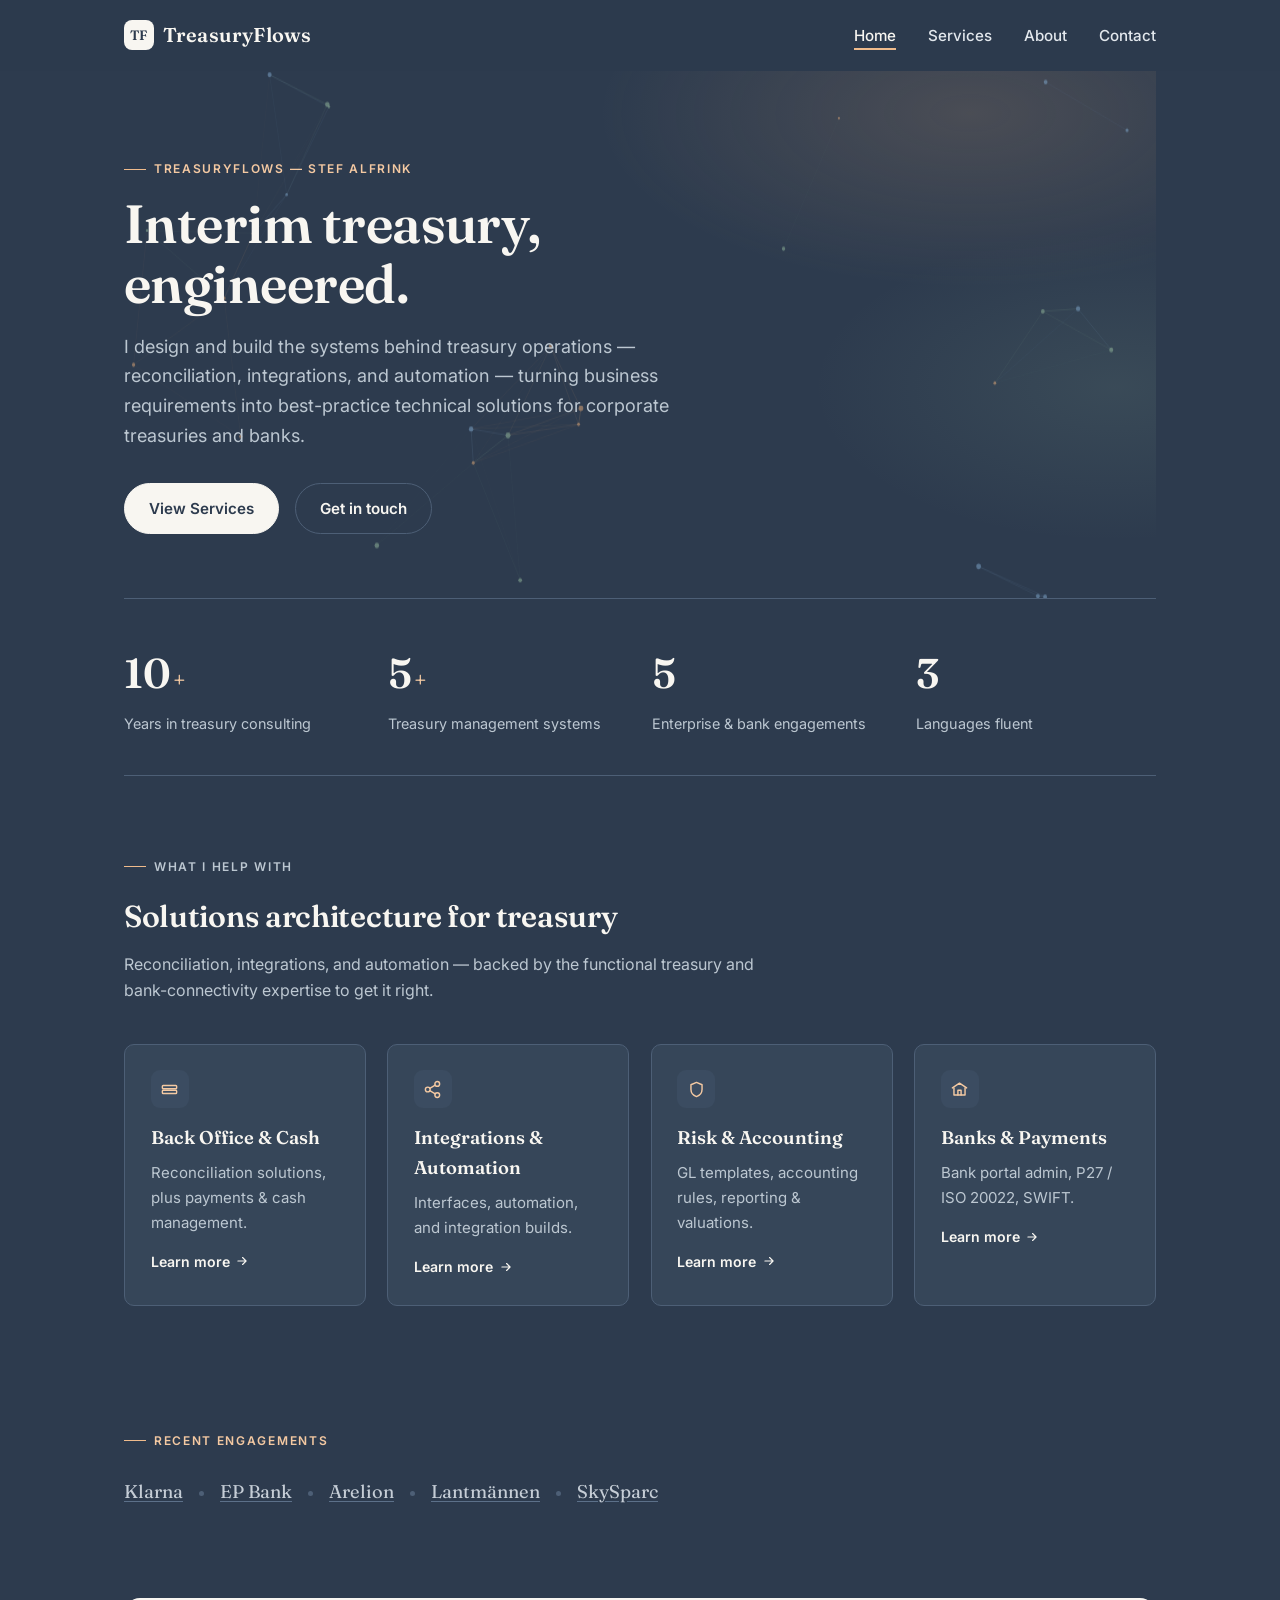
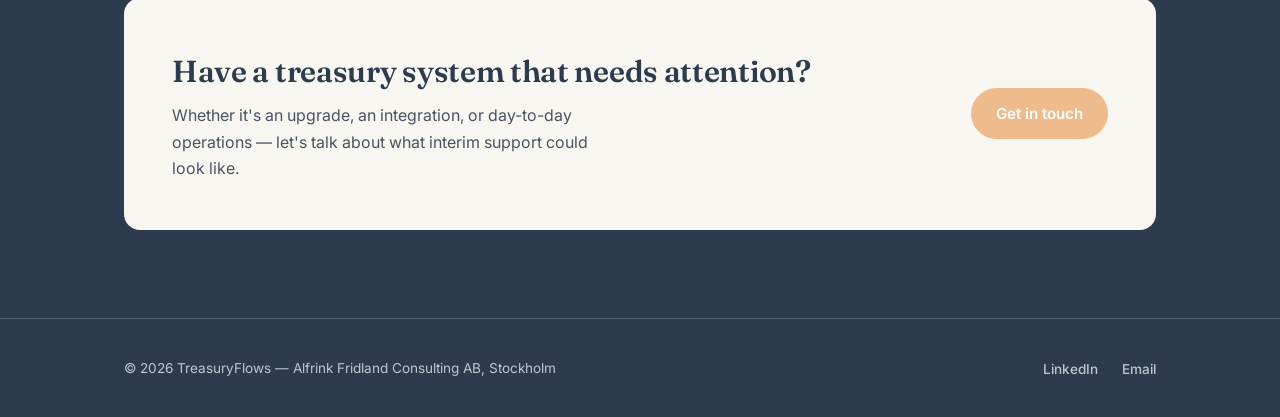
<file: index.html>
<!DOCTYPE html>
<html lang="en">
<head>
<meta charset="UTF-8">
<meta name="viewport" content="width=device-width, initial-scale=1.0">
<title>TreasuryFlows | Interim Treasury &amp; Investment Operations Consulting</title>
<meta name="description" content="TreasuryFlows — treasury solutions architecture. Reconciliation, integrations, and automation, built from business requirements.">
<meta property="og:title" content="TreasuryFlows — Interim Treasury &amp; Investment Operations Consulting">
<meta property="og:description" content="I turn treasury business requirements into best-practice technical solutions — reconciliation, integrations, and automation.">
<meta property="og:type" content="website">
<link rel="icon" type="image/svg+xml" href="assets/favicon.svg">
<link rel="preconnect" href="https://fonts.googleapis.com">
<link rel="preconnect" href="https://fonts.gstatic.com" crossorigin>
<link href="https://fonts.googleapis.com/css2?family=Fraunces:opsz,wght@9..144,500;9..144,600;9..144,700&family=Inter:wght@400;500;600;700&display=swap" rel="stylesheet">
<link rel="stylesheet" href="styles.css">
</head>
<body>

<header class="site-header">
  <div class="header-inner">
    <a class="brand" href="index.html"><span class="brand-mark">TF</span>TreasuryFlows</a>
    <nav class="site-nav">
      <ul>
        <li><a href="index.html" class="active">Home</a></li>
        <li><a href="services.html">Services</a></li>
        <li><a href="about.html">About</a></li>
        <li><a href="contact.html">Contact</a></li>
      </ul>
    </nav>
    <button class="nav-toggle" aria-label="Toggle navigation" aria-expanded="false">
      <span></span>
    </button>
  </div>
</header>

<main>

  <section class="hero">
    <canvas class="hero-network" aria-hidden="true"></canvas>
    <div class="hero-inner reveal">
      <p class="eyebrow">TreasuryFlows — Stef Alfrink</p>
      <h1>Interim treasury, engineered.</h1>
      <p class="lede">I design and build the systems behind treasury operations — reconciliation, integrations, and automation — turning business requirements into best-practice technical solutions for corporate treasuries and banks.</p>
      <div class="cta-row">
        <a class="btn" href="services.html">View Services</a>
        <a class="btn btn-ghost" href="contact.html">Get in touch</a>
      </div>
    </div>
  </section>

  <section class="stats reveal reveal-stagger">
    <div class="stat">
      <span class="stat-num" data-count="10">0<span class="suffix">+</span></span>
      <p>Years in treasury consulting</p>
    </div>
    <div class="stat">
      <span class="stat-num" data-count="5">0<span class="suffix">+</span></span>
      <p>Treasury management systems</p>
    </div>
    <div class="stat">
      <span class="stat-num" data-count="5">0</span>
      <p>Enterprise &amp; bank engagements</p>
    </div>
    <div class="stat">
      <span class="stat-num" data-count="3">0</span>
      <p>Languages fluent</p>
    </div>
  </section>

  <section class="section">
    <div class="section-head reveal">
      <p class="eyebrow">What I help with</p>
      <h2>Solutions architecture for treasury</h2>
      <p>Reconciliation, integrations, and automation — backed by the functional treasury and bank-connectivity expertise to get it right.</p>
    </div>
    <div class="card-grid reveal-stagger">
      <div class="card reveal">
        <div class="card-icon">
          <svg viewBox="0 0 24 24" fill="none" stroke="currentColor" stroke-width="1.8" stroke-linecap="round" stroke-linejoin="round"><rect x="3" y="7" width="18" height="4" rx="1"/><rect x="3" y="13" width="18" height="4" rx="1"/></svg>
        </div>
        <h3>Back Office &amp; Cash</h3>
        <p>Reconciliation solutions, plus payments &amp; cash management.</p>
        <a class="card-link" href="services.html#back-office">Learn more
          <svg viewBox="0 0 24 24" fill="none" stroke="currentColor" stroke-width="2" stroke-linecap="round" stroke-linejoin="round"><path d="M5 12h14M13 6l6 6-6 6"/></svg>
        </a>
      </div>
      <div class="card reveal">
        <div class="card-icon">
          <svg viewBox="0 0 24 24" fill="none" stroke="currentColor" stroke-width="1.8" stroke-linecap="round" stroke-linejoin="round"><circle cx="18" cy="5" r="3"/><circle cx="6" cy="12" r="3"/><circle cx="18" cy="19" r="3"/><line x1="8.59" y1="13.51" x2="15.42" y2="17.49"/><line x1="15.41" y1="6.51" x2="8.59" y2="10.49"/></svg>
        </div>
        <h3>Integrations &amp; Automation</h3>
        <p>Interfaces, automation, and integration builds.</p>
        <a class="card-link" href="services.html#integrations-automation">Learn more
          <svg viewBox="0 0 24 24" fill="none" stroke="currentColor" stroke-width="2" stroke-linecap="round" stroke-linejoin="round"><path d="M5 12h14M13 6l6 6-6 6"/></svg>
        </a>
      </div>
      <div class="card reveal">
        <div class="card-icon">
          <svg viewBox="0 0 24 24" fill="none" stroke="currentColor" stroke-width="1.8" stroke-linecap="round" stroke-linejoin="round"><path d="M12 3l7 3v6c0 4.5-3 7.5-7 9-4-1.5-7-4.5-7-9V6z"/></svg>
        </div>
        <h3>Risk &amp; Accounting</h3>
        <p>GL templates, accounting rules, reporting &amp; valuations.</p>
        <a class="card-link" href="services.html#risk-accounting">Learn more
          <svg viewBox="0 0 24 24" fill="none" stroke="currentColor" stroke-width="2" stroke-linecap="round" stroke-linejoin="round"><path d="M5 12h14M13 6l6 6-6 6"/></svg>
        </a>
      </div>
      <div class="card reveal">
        <div class="card-icon">
          <svg viewBox="0 0 24 24" fill="none" stroke="currentColor" stroke-width="1.8" stroke-linecap="round" stroke-linejoin="round"><path d="M3 10l9-6 9 6"/><path d="M5 10v9h14v-9"/><path d="M10 19v-6h4v6"/></svg>
        </div>
        <h3>Banks &amp; Payments</h3>
        <p>Bank portal admin, P27 / ISO 20022, SWIFT.</p>
        <a class="card-link" href="services.html#banks-payments">Learn more
          <svg viewBox="0 0 24 24" fill="none" stroke="currentColor" stroke-width="2" stroke-linecap="round" stroke-linejoin="round"><path d="M5 12h14M13 6l6 6-6 6"/></svg>
        </a>
      </div>
    </div>
  </section>

  <section class="client-strip reveal">
    <p class="eyebrow">Recent engagements</p>
    <ul class="client-list">
      <li><a class="client-link" href="https://www.klarna.com" target="_blank" rel="noopener">Klarna</a></li>
      <li><a class="client-link" href="https://www.epbank.se" target="_blank" rel="noopener">EP Bank</a></li>
      <li><a class="client-link" href="https://www.arelion.com" target="_blank" rel="noopener">Arelion</a></li>
      <li><a class="client-link" href="https://www.lantmannen.com" target="_blank" rel="noopener">Lantmännen</a></li>
      <li><a class="client-link" href="https://www.skysparc.com" target="_blank" rel="noopener">SkySparc</a></li>
    </ul>
  </section>

  <section class="section-tight reveal">
    <div class="cta-banner">
      <div>
        <h2>Have a treasury system that needs attention?</h2>
        <p>Whether it's an upgrade, an integration, or day-to-day operations — let's talk about what interim support could look like.</p>
      </div>
      <a class="btn" href="contact.html">Get in touch</a>
    </div>
  </section>

</main>

<footer class="site-footer">
  <div class="footer-inner">
    <p>&copy; 2026 TreasuryFlows — Alfrink Fridland Consulting AB, Stockholm</p>
    <ul class="footer-links">
      <li><a href="https://www.linkedin.com/in/stef-alfrink/" target="_blank" rel="noopener">LinkedIn</a></li>
      <li><a href="mailto:stef@treasuryflows.com">Email</a></li>
    </ul>
  </div>
</footer>

<script src="script.js"></script>
</body>
</html>
</file>
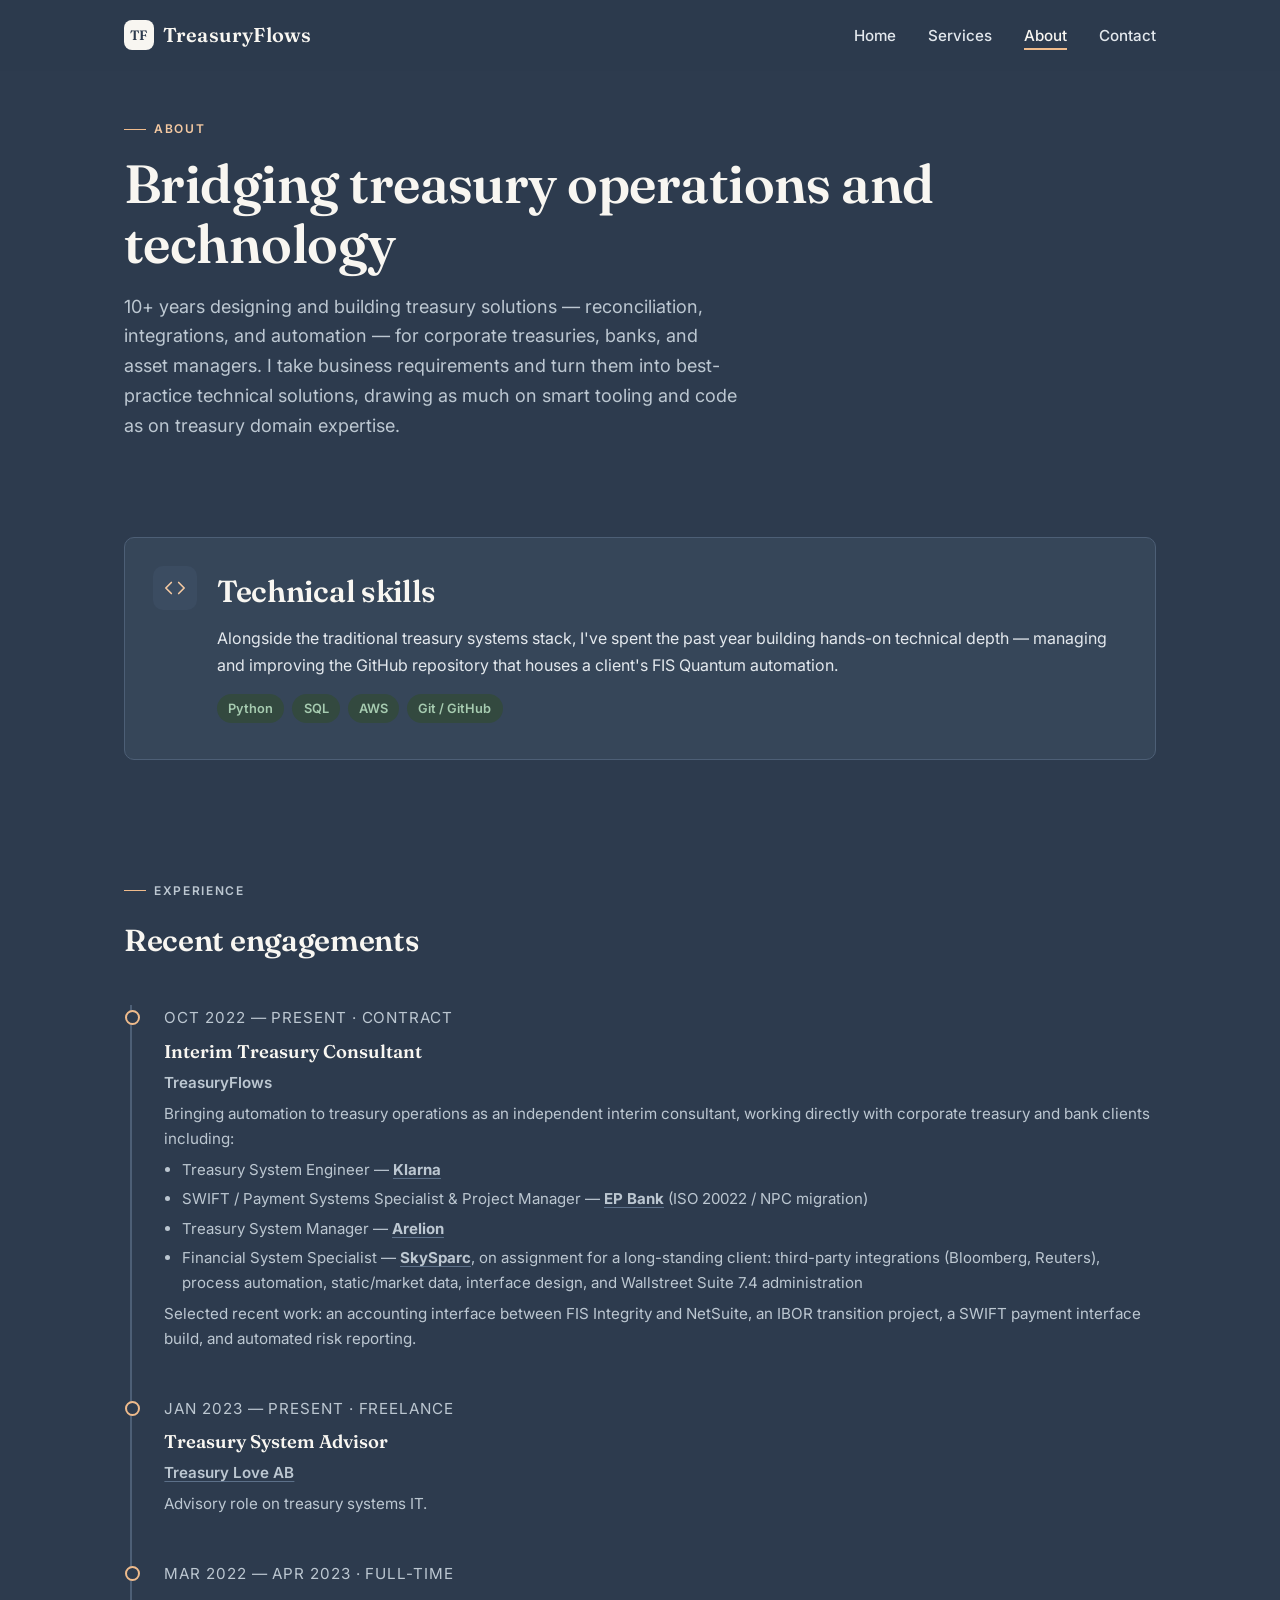
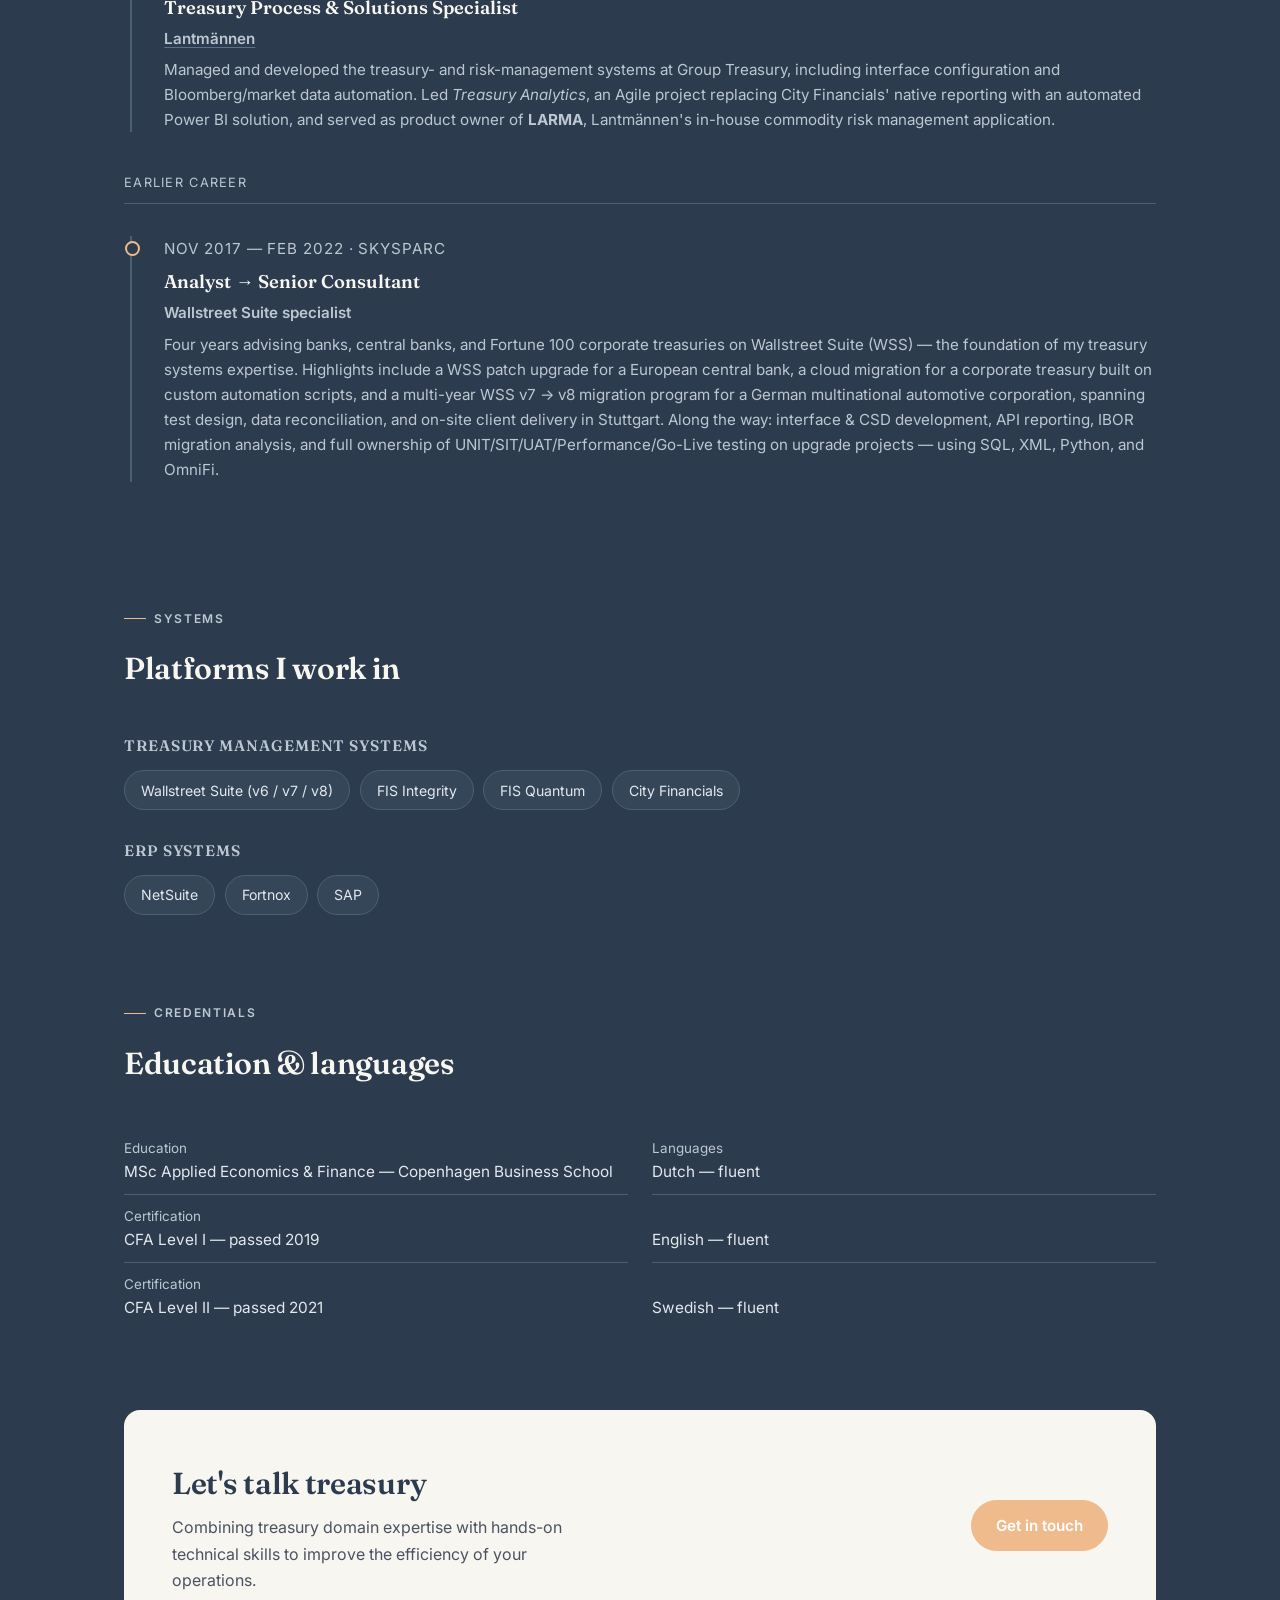
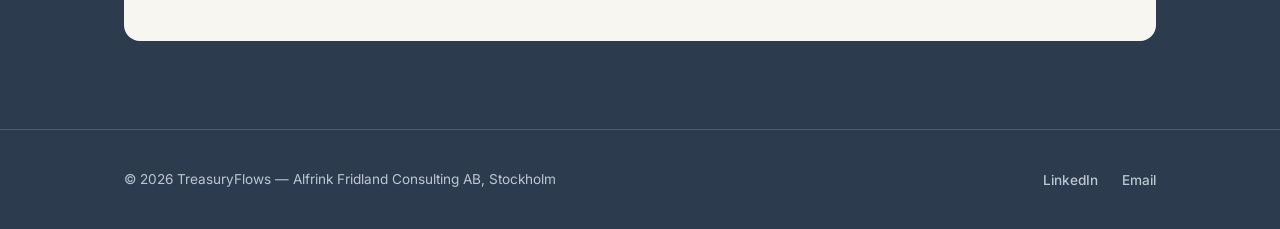
<file: about.html>
<!DOCTYPE html>
<html lang="en">
<head>
<meta charset="UTF-8">
<meta name="viewport" content="width=device-width, initial-scale=1.0">
<title>About | TreasuryFlows</title>
<meta name="description" content="About Stef Alfrink — 10+ years of treasury and investment operations consulting across leading Treasury Management Systems, with hands-on Python, SQL, and AWS automation skills.">
<link rel="icon" type="image/svg+xml" href="assets/favicon.svg">
<link rel="preconnect" href="https://fonts.googleapis.com">
<link rel="preconnect" href="https://fonts.gstatic.com" crossorigin>
<link href="https://fonts.googleapis.com/css2?family=Fraunces:opsz,wght@9..144,500;9..144,600;9..144,700&family=Inter:wght@400;500;600;700&display=swap" rel="stylesheet">
<link rel="stylesheet" href="styles.css">
</head>
<body>

<header class="site-header">
  <div class="header-inner">
    <a class="brand" href="index.html"><span class="brand-mark">TF</span>TreasuryFlows</a>
    <nav class="site-nav">
      <ul>
        <li><a href="index.html">Home</a></li>
        <li><a href="services.html">Services</a></li>
        <li><a href="about.html" class="active">About</a></li>
        <li><a href="contact.html">Contact</a></li>
      </ul>
    </nav>
    <button class="nav-toggle" aria-label="Toggle navigation" aria-expanded="false">
      <span></span>
    </button>
  </div>
</header>

<main>

  <section class="section-tight reveal">
    <p class="eyebrow">About</p>
    <h1>Bridging treasury operations and technology</h1>
    <p class="lede">10+ years designing and building treasury solutions — reconciliation, integrations, and automation — for corporate treasuries, banks, and asset managers. I take business requirements and turn them into best-practice technical solutions, drawing as much on smart tooling and code as on treasury domain expertise.</p>
  </section>

  <section class="section-tight reveal">
    <div class="skill-callout">
      <div class="skill-callout-icon">
        <svg viewBox="0 0 24 24" fill="none" stroke="currentColor" stroke-width="1.8" stroke-linecap="round" stroke-linejoin="round"><polyline points="16 18 22 12 16 6"/><polyline points="8 6 2 12 8 18"/></svg>
      </div>
      <div>
        <h2>Technical skills</h2>
        <p>Alongside the traditional treasury systems stack, I've spent the past year building hands-on technical depth — managing and improving the GitHub repository that houses a client's FIS Quantum automation.</p>
        <div class="skill-tags">
          <span>Python</span>
          <span>SQL</span>
          <span>AWS</span>
          <span>Git / GitHub</span>
        </div>
      </div>
    </div>
  </section>

  <section class="section">
    <div class="section-head reveal">
      <p class="eyebrow">Experience</p>
      <h2>Recent engagements</h2>
    </div>

    <div class="timeline reveal">
      <div class="timeline-item">
        <p class="timeline-meta">Oct 2022 — Present · Contract</p>
        <h3>Interim Treasury Consultant</h3>
        <p class="timeline-org">TreasuryFlows</p>
        <p>Bringing automation to treasury operations as an independent interim consultant, working directly with corporate treasury and bank clients including:</p>
        <ul>
          <li>Treasury System Engineer — <a class="client-link" href="https://www.klarna.com" target="_blank" rel="noopener"><strong>Klarna</strong></a></li>
          <li>SWIFT / Payment Systems Specialist &amp; Project Manager — <a class="client-link" href="https://www.epbank.se" target="_blank" rel="noopener"><strong>EP Bank</strong></a> (ISO 20022 / NPC migration)</li>
          <li>Treasury System Manager — <a class="client-link" href="https://www.arelion.com" target="_blank" rel="noopener"><strong>Arelion</strong></a></li>
          <li>Financial System Specialist — <a class="client-link" href="https://www.skysparc.com" target="_blank" rel="noopener"><strong>SkySparc</strong></a>, on assignment for a long-standing client: third-party integrations (Bloomberg, Reuters), process automation, static/market data, interface design, and Wallstreet Suite 7.4 administration</li>
        </ul>
        <p>Selected recent work: an accounting interface between FIS Integrity and NetSuite, an IBOR transition project, a SWIFT payment interface build, and automated risk reporting.</p>
      </div>

      <div class="timeline-item">
        <p class="timeline-meta">Jan 2023 — Present · Freelance</p>
        <h3>Treasury System Advisor</h3>
        <p class="timeline-org"><a class="client-link" href="https://www.treasurylove.com" target="_blank" rel="noopener">Treasury Love AB</a></p>
        <p>Advisory role on treasury systems IT.</p>
      </div>

      <div class="timeline-item">
        <p class="timeline-meta">Mar 2022 — Apr 2023 · Full-time</p>
        <h3>Treasury Process &amp; Solutions Specialist</h3>
        <p class="timeline-org"><a class="client-link" href="https://www.lantmannen.com" target="_blank" rel="noopener">Lantmännen</a></p>
        <p>Managed and developed the treasury- and risk-management systems at Group Treasury, including interface configuration and Bloomberg/market data automation. Led <em>Treasury Analytics</em>, an Agile project replacing City Financials' native reporting with an automated Power BI solution, and served as product owner of <strong>LARMA</strong>, Lantmännen's in-house commodity risk management application.</p>
      </div>
    </div>

    <p class="timeline-divider" style="margin-top: 2.5rem;">Earlier career</p>

    <div class="timeline reveal">
      <div class="timeline-item">
        <p class="timeline-meta">Nov 2017 — Feb 2022 · SkySparc</p>
        <h3>Analyst → Senior Consultant</h3>
        <p class="timeline-org">Wallstreet Suite specialist</p>
        <p>Four years advising banks, central banks, and Fortune 100 corporate treasuries on Wallstreet Suite (WSS) — the foundation of my treasury systems expertise. Highlights include a WSS patch upgrade for a European central bank, a cloud migration for a corporate treasury built on custom automation scripts, and a multi-year WSS v7 → v8 migration program for a German multinational automotive corporation, spanning test design, data reconciliation, and on-site client delivery in Stuttgart. Along the way: interface &amp; CSD development, API reporting, IBOR migration analysis, and full ownership of UNIT/SIT/UAT/Performance/Go-Live testing on upgrade projects — using SQL, XML, Python, and OmniFi.</p>
      </div>
    </div>
  </section>

  <section class="section-tight reveal">
    <div class="section-head">
      <p class="eyebrow">Systems</p>
      <h2>Platforms I work in</h2>
    </div>
    <h3 style="font-size: 0.95rem; text-transform: uppercase; letter-spacing: 0.06em; color: var(--text-muted); margin-bottom: 0.75rem;">Treasury Management Systems</h3>
    <ul class="pill-list" style="margin-bottom: 1.75rem;">
      <li>Wallstreet Suite (v6 / v7 / v8)</li>
      <li>FIS Integrity</li>
      <li>FIS Quantum</li>
      <li>City Financials</li>
    </ul>
    <h3 style="font-size: 0.95rem; text-transform: uppercase; letter-spacing: 0.06em; color: var(--text-muted); margin-bottom: 0.75rem;">ERP Systems</h3>
    <ul class="pill-list">
      <li>NetSuite</li>
      <li>Fortnox</li>
      <li>SAP</li>
    </ul>
  </section>

  <section class="section-tight reveal">
    <div class="section-head">
      <p class="eyebrow">Credentials</p>
      <h2>Education &amp; languages</h2>
    </div>
    <div class="credentials-grid">
      <ul class="credentials-list">
        <li><span class="cred-label">Education</span>MSc Applied Economics &amp; Finance — Copenhagen Business School</li>
        <li><span class="cred-label">Certification</span>CFA Level I — passed 2019</li>
        <li><span class="cred-label">Certification</span>CFA Level II — passed 2021</li>
      </ul>
      <ul class="credentials-list">
        <li><span class="cred-label">Languages</span>Dutch — fluent</li>
        <li><span class="cred-label">&nbsp;</span>English — fluent</li>
        <li><span class="cred-label">&nbsp;</span>Swedish — fluent</li>
      </ul>
    </div>
  </section>

  <section class="section-tight reveal">
    <div class="cta-banner">
      <div>
        <h2>Let's talk treasury</h2>
        <p>Combining treasury domain expertise with hands-on technical skills to improve the efficiency of your operations.</p>
      </div>
      <a class="btn" href="contact.html">Get in touch</a>
    </div>
  </section>

</main>

<footer class="site-footer">
  <div class="footer-inner">
    <p>&copy; 2026 TreasuryFlows — Alfrink Fridland Consulting AB, Stockholm</p>
    <ul class="footer-links">
      <li><a href="https://www.linkedin.com/in/stef-alfrink/" target="_blank" rel="noopener">LinkedIn</a></li>
      <li><a href="mailto:stef@treasuryflows.com">Email</a></li>
    </ul>
  </div>
</footer>

<script src="script.js"></script>
</body>
</html>
</file>
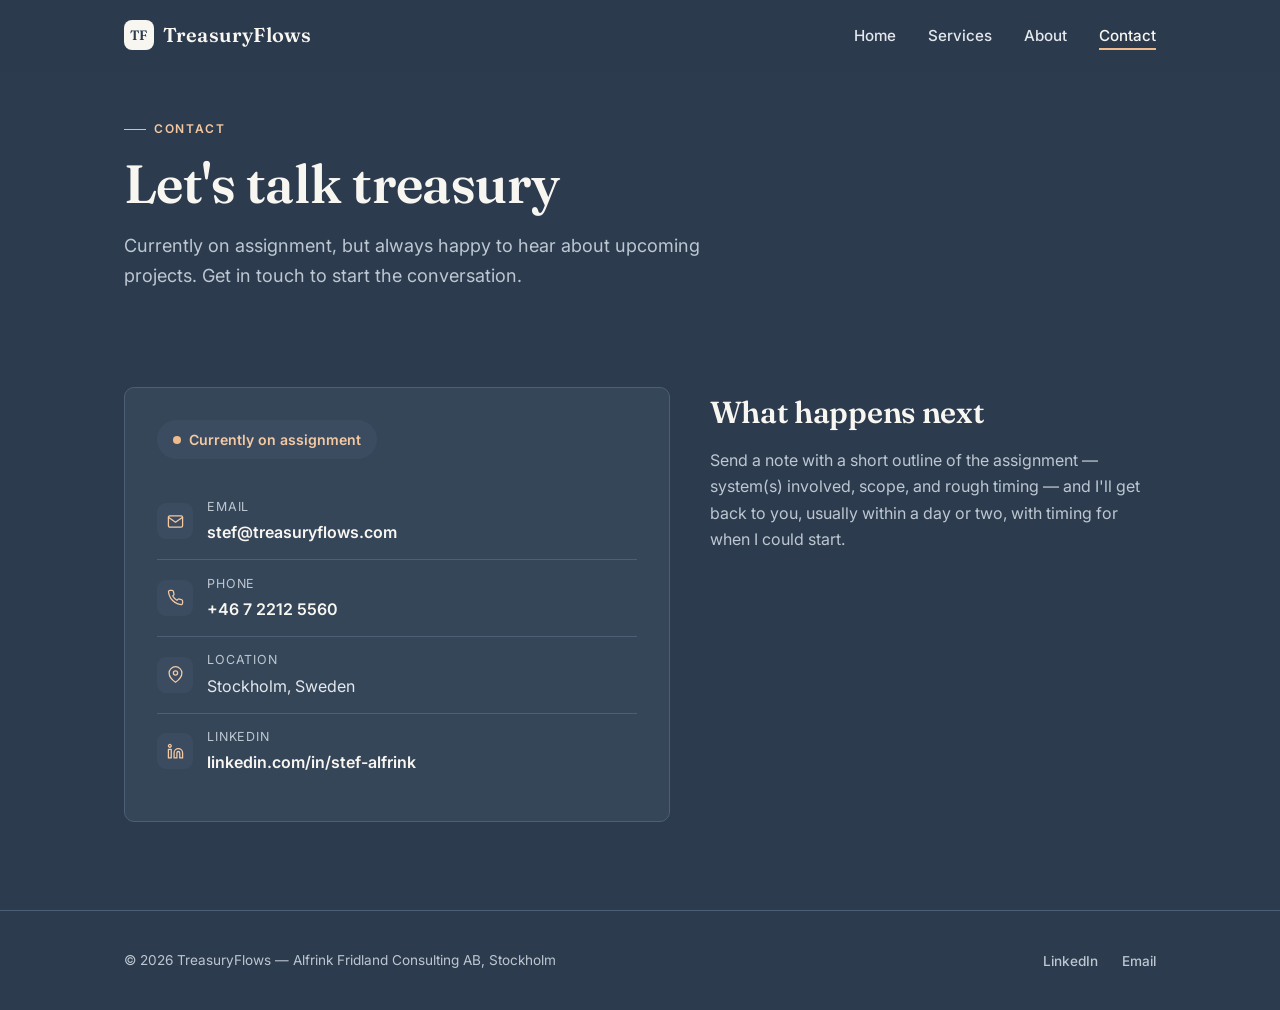
<file: contact.html>
<!DOCTYPE html>
<html lang="en">
<head>
<meta charset="UTF-8">
<meta name="viewport" content="width=device-width, initial-scale=1.0">
<title>Contact | TreasuryFlows</title>
<meta name="description" content="Get in touch with TreasuryFlows for interim treasury and investment operations consulting.">
<link rel="icon" type="image/svg+xml" href="assets/favicon.svg">
<link rel="preconnect" href="https://fonts.googleapis.com">
<link rel="preconnect" href="https://fonts.gstatic.com" crossorigin>
<link href="https://fonts.googleapis.com/css2?family=Fraunces:opsz,wght@9..144,500;9..144,600;9..144,700&family=Inter:wght@400;500;600;700&display=swap" rel="stylesheet">
<link rel="stylesheet" href="styles.css">
</head>
<body>

<header class="site-header">
  <div class="header-inner">
    <a class="brand" href="index.html"><span class="brand-mark">TF</span>TreasuryFlows</a>
    <nav class="site-nav">
      <ul>
        <li><a href="index.html">Home</a></li>
        <li><a href="services.html">Services</a></li>
        <li><a href="about.html">About</a></li>
        <li><a href="contact.html" class="active">Contact</a></li>
      </ul>
    </nav>
    <button class="nav-toggle" aria-label="Toggle navigation" aria-expanded="false">
      <span></span>
    </button>
  </div>
</header>

<main>

  <section class="section-tight reveal">
    <p class="eyebrow">Contact</p>
    <h1>Let's talk treasury</h1>
    <p class="lede">Currently on assignment, but always happy to hear about upcoming projects. Get in touch to start the conversation.</p>
  </section>

  <section class="section-tight reveal">
    <div class="contact-grid">
      <div class="contact-card">
        <span class="availability is-busy">Currently on assignment</span>
        <ul class="contact-details">
          <li>
            <span class="contact-icon">
              <svg viewBox="0 0 24 24" fill="none" stroke="currentColor" stroke-width="1.8" stroke-linecap="round" stroke-linejoin="round"><rect x="2" y="4" width="20" height="16" rx="2"/><path d="M22 6l-10 7L2 6"/></svg>
            </span>
            <span>
              <span class="label">Email</span>
              <a href="mailto:stef@treasuryflows.com">stef@treasuryflows.com</a>
            </span>
          </li>
          <li>
            <span class="contact-icon">
              <svg viewBox="0 0 24 24" fill="none" stroke="currentColor" stroke-width="1.8" stroke-linecap="round" stroke-linejoin="round"><path d="M22 16.92v3a2 2 0 01-2.18 2 19.79 19.79 0 01-8.63-3.07 19.5 19.5 0 01-6-6 19.79 19.79 0 01-3.07-8.67A2 2 0 014.11 2h3a2 2 0 012 1.72c.127.96.362 1.903.7 2.81a2 2 0 01-.45 2.11L8.09 9.91a16 16 0 006 6l1.27-1.27a2 2 0 012.11-.45c.907.338 1.85.573 2.81.7A2 2 0 0122 16.92z"/></svg>
            </span>
            <span>
              <span class="label">Phone</span>
              <a href="tel:+46722125560">+46 7 2212 5560</a>
            </span>
          </li>
          <li>
            <span class="contact-icon">
              <svg viewBox="0 0 24 24" fill="none" stroke="currentColor" stroke-width="1.8" stroke-linecap="round" stroke-linejoin="round"><path d="M21 10c0 7-9 13-9 13s-9-6-9-13a9 9 0 0118 0z"/><circle cx="12" cy="10" r="3"/></svg>
            </span>
            <span>
              <span class="label">Location</span>
              Stockholm, Sweden
            </span>
          </li>
          <li>
            <span class="contact-icon">
              <svg viewBox="0 0 24 24" fill="none" stroke="currentColor" stroke-width="1.8" stroke-linecap="round" stroke-linejoin="round"><path d="M16 8a6 6 0 016 6v7h-4v-7a2 2 0 00-4 0v7h-4v-7a6 6 0 016-6z"/><rect x="2" y="9" width="4" height="12"/><circle cx="4" cy="4" r="2"/></svg>
            </span>
            <span>
              <span class="label">LinkedIn</span>
              <a href="https://www.linkedin.com/in/stef-alfrink/" target="_blank" rel="noopener">linkedin.com/in/stef-alfrink</a>
            </span>
          </li>
        </ul>
      </div>

      <div class="reveal">
        <h2>What happens next</h2>
        <p style="color: var(--text-muted);">Send a note with a short outline of the assignment — system(s) involved, scope, and rough timing — and I'll get back to you, usually within a day or two, with timing for when I could start.</p>
      </div>
    </div>
  </section>

</main>

<footer class="site-footer">
  <div class="footer-inner">
    <p>&copy; 2026 TreasuryFlows — Alfrink Fridland Consulting AB, Stockholm</p>
    <ul class="footer-links">
      <li><a href="https://www.linkedin.com/in/stef-alfrink/" target="_blank" rel="noopener">LinkedIn</a></li>
      <li><a href="mailto:stef@treasuryflows.com">Email</a></li>
    </ul>
  </div>
</footer>

<script src="script.js"></script>
</body>
</html>
</file>
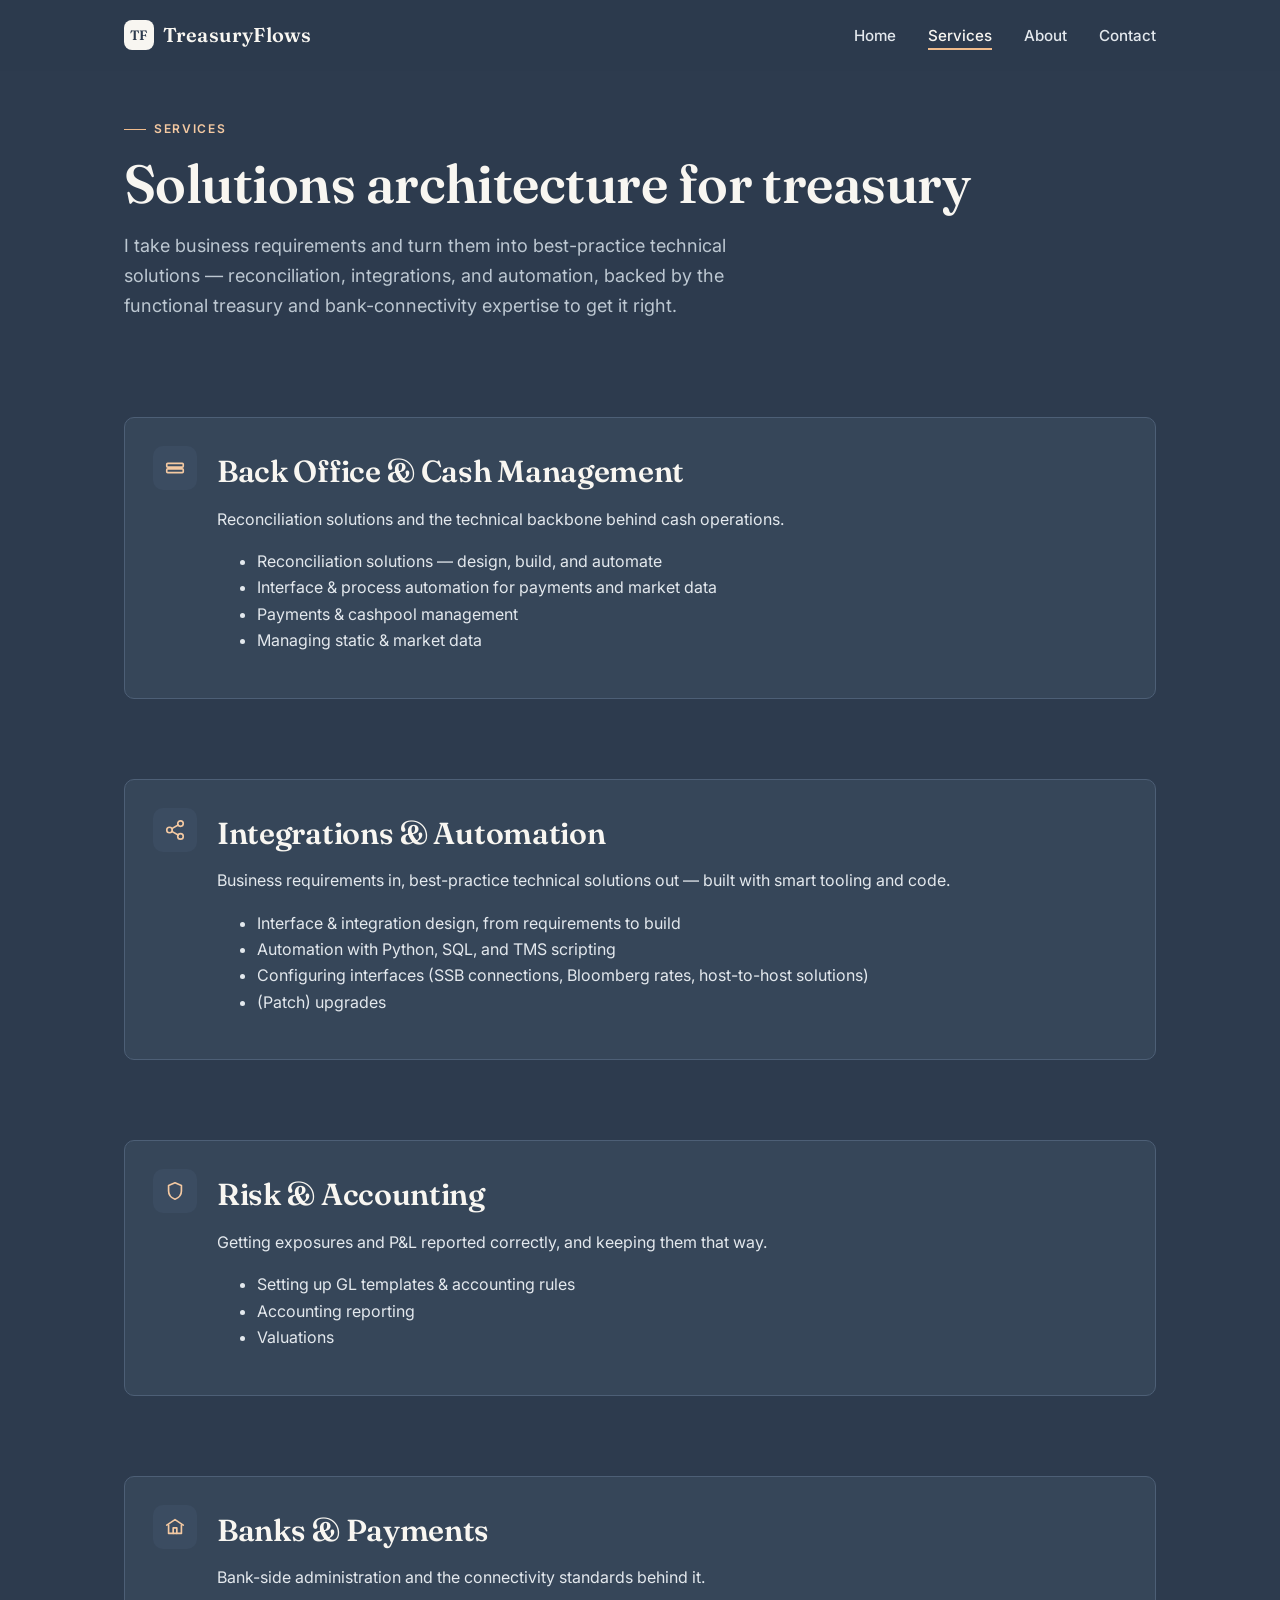
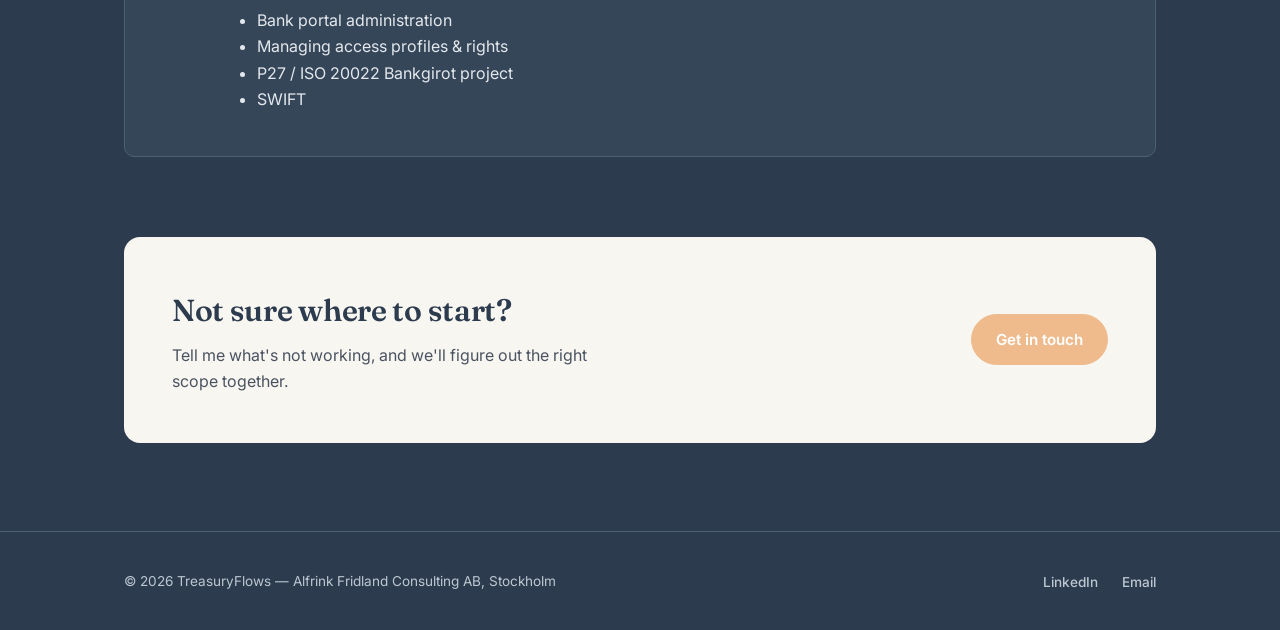
<file: services.html>
<!DOCTYPE html>
<html lang="en">
<head>
<meta charset="UTF-8">
<meta name="viewport" content="width=device-width, initial-scale=1.0">
<title>Services | TreasuryFlows</title>
<meta name="description" content="Treasury solutions architecture: reconciliation, integrations & automation, risk & accounting, and bank connectivity.">
<link rel="icon" type="image/svg+xml" href="assets/favicon.svg">
<link rel="preconnect" href="https://fonts.googleapis.com">
<link rel="preconnect" href="https://fonts.gstatic.com" crossorigin>
<link href="https://fonts.googleapis.com/css2?family=Fraunces:opsz,wght@9..144,500;9..144,600;9..144,700&family=Inter:wght@400;500;600;700&display=swap" rel="stylesheet">
<link rel="stylesheet" href="styles.css">
</head>
<body>

<header class="site-header">
  <div class="header-inner">
    <a class="brand" href="index.html"><span class="brand-mark">TF</span>TreasuryFlows</a>
    <nav class="site-nav">
      <ul>
        <li><a href="index.html">Home</a></li>
        <li><a href="services.html" class="active">Services</a></li>
        <li><a href="about.html">About</a></li>
        <li><a href="contact.html">Contact</a></li>
      </ul>
    </nav>
    <button class="nav-toggle" aria-label="Toggle navigation" aria-expanded="false">
      <span></span>
    </button>
  </div>
</header>

<main>

  <section class="section-tight">
    <div class="reveal">
      <p class="eyebrow">Services</p>
      <h1>Solutions architecture for treasury</h1>
      <p class="lede">I take business requirements and turn them into best-practice technical solutions — reconciliation, integrations, and automation, backed by the functional treasury and bank-connectivity expertise to get it right.</p>
    </div>
  </section>

  <section id="back-office" class="section-tight reveal">
    <div class="skill-callout">
      <div class="skill-callout-icon">
        <svg viewBox="0 0 24 24" fill="none" stroke="currentColor" stroke-width="1.8" stroke-linecap="round" stroke-linejoin="round"><rect x="3" y="7" width="18" height="4" rx="1"/><rect x="3" y="13" width="18" height="4" rx="1"/></svg>
      </div>
      <div>
        <h2>Back Office &amp; Cash Management</h2>
        <p>Reconciliation solutions and the technical backbone behind cash operations.</p>
        <ul>
          <li>Reconciliation solutions — design, build, and automate</li>
          <li>Interface &amp; process automation for payments and market data</li>
          <li>Payments &amp; cashpool management</li>
          <li>Managing static &amp; market data</li>
        </ul>
      </div>
    </div>
  </section>

  <section id="integrations-automation" class="section-tight reveal">
    <div class="skill-callout">
      <div class="skill-callout-icon">
        <svg viewBox="0 0 24 24" fill="none" stroke="currentColor" stroke-width="1.8" stroke-linecap="round" stroke-linejoin="round"><circle cx="18" cy="5" r="3"/><circle cx="6" cy="12" r="3"/><circle cx="18" cy="19" r="3"/><line x1="8.59" y1="13.51" x2="15.42" y2="17.49"/><line x1="15.41" y1="6.51" x2="8.59" y2="10.49"/></svg>
      </div>
      <div>
        <h2>Integrations &amp; Automation</h2>
        <p>Business requirements in, best-practice technical solutions out — built with smart tooling and code.</p>
        <ul>
          <li>Interface &amp; integration design, from requirements to build</li>
          <li>Automation with Python, SQL, and TMS scripting</li>
          <li>Configuring interfaces (SSB connections, Bloomberg rates, host-to-host solutions)</li>
          <li>(Patch) upgrades</li>
        </ul>
      </div>
    </div>
  </section>

  <section id="risk-accounting" class="section-tight reveal">
    <div class="skill-callout">
      <div class="skill-callout-icon">
        <svg viewBox="0 0 24 24" fill="none" stroke="currentColor" stroke-width="1.8" stroke-linecap="round" stroke-linejoin="round"><path d="M12 3l7 3v6c0 4.5-3 7.5-7 9-4-1.5-7-4.5-7-9V6z"/></svg>
      </div>
      <div>
        <h2>Risk &amp; Accounting</h2>
        <p>Getting exposures and P&amp;L reported correctly, and keeping them that way.</p>
        <ul>
          <li>Setting up GL templates &amp; accounting rules</li>
          <li>Accounting reporting</li>
          <li>Valuations</li>
        </ul>
      </div>
    </div>
  </section>

  <section id="banks-payments" class="section-tight reveal">
    <div class="skill-callout">
      <div class="skill-callout-icon">
        <svg viewBox="0 0 24 24" fill="none" stroke="currentColor" stroke-width="1.8" stroke-linecap="round" stroke-linejoin="round"><path d="M3 10l9-6 9 6"/><path d="M5 10v9h14v-9"/><path d="M10 19v-6h4v6"/></svg>
      </div>
      <div>
        <h2>Banks &amp; Payments</h2>
        <p>Bank-side administration and the connectivity standards behind it.</p>
        <ul>
          <li>Bank portal administration</li>
          <li>Managing access profiles &amp; rights</li>
          <li>P27 / ISO 20022 Bankgirot project</li>
          <li>SWIFT</li>
        </ul>
      </div>
    </div>
  </section>

  <section class="section-tight reveal">
    <div class="cta-banner">
      <div>
        <h2>Not sure where to start?</h2>
        <p>Tell me what's not working, and we'll figure out the right scope together.</p>
      </div>
      <a class="btn" href="contact.html">Get in touch</a>
    </div>
  </section>

</main>

<footer class="site-footer">
  <div class="footer-inner">
    <p>&copy; 2026 TreasuryFlows — Alfrink Fridland Consulting AB, Stockholm</p>
    <ul class="footer-links">
      <li><a href="https://www.linkedin.com/in/stef-alfrink/" target="_blank" rel="noopener">LinkedIn</a></li>
      <li><a href="mailto:stef@treasuryflows.com">Email</a></li>
    </ul>
  </div>
</footer>

<script src="script.js"></script>
</body>
</html>
</file>
<file: styles.css>
/* TreasuryFlows — shared styles */

:root {
  --ink: #f8f6f1;
  --ink-2: #e2ddd1;
  --ink-soft: #c5cdd6;
  --cream: #2d3b4e;
  --cream-2: #3b4c61;
  --paper: #364659;
  --copper: #efbb8c;
  --copper-dark: #f4c9a2;
  --sage: #a6cbb0;
  --sage-tint: #33493f;
  --text: #e3e8ed;
  --text-muted: #bcc7d1;
  --border: #4d5f76;
  --border-soft: #5c7089;
  --max-width: 1080px;
  --radius: 10px;
  --shadow-sm: 0 1px 2px rgba(0, 0, 0, 0.25);
  --shadow-md: 0 18px 40px -16px rgba(0, 0, 0, 0.4);
  --ease: cubic-bezier(0.16, 1, 0.3, 1);
}

* {
  box-sizing: border-box;
}

html {
  scroll-behavior: smooth;
}

@media (prefers-reduced-motion: reduce) {
  html {
    scroll-behavior: auto;
  }
  * {
    animation-duration: 0.01ms !important;
    animation-iteration-count: 1 !important;
    transition-duration: 0.01ms !important;
    scroll-behavior: auto !important;
  }
}

body {
  margin: 0;
  font-family: "Inter", -apple-system, BlinkMacSystemFont, "Segoe UI", Roboto, Helvetica, Arial, sans-serif;
  color: var(--text);
  background: var(--cream);
  line-height: 1.65;
  -webkit-font-smoothing: antialiased;
}

a {
  color: var(--ink);
  text-decoration: none;
}

img {
  max-width: 100%;
  display: block;
}

.font-display {
  font-family: "Fraunces", Georgia, "Times New Roman", serif;
}

/* Reveal-on-scroll */

.reveal {
  opacity: 0;
  transform: translateY(18px);
  transition: opacity 0.7s var(--ease), transform 0.7s var(--ease);
}

.reveal.is-visible {
  opacity: 1;
  transform: translateY(0);
}

.reveal-stagger.is-visible > * {
  transition-delay: calc(var(--stagger-i, 0) * 80ms);
}

/* Header / nav */

header.site-header {
  position: sticky;
  top: 0;
  z-index: 50;
  background: rgba(45, 59, 78, 0.88);
  backdrop-filter: blur(10px);
  -webkit-backdrop-filter: blur(10px);
  border-bottom: 1px solid transparent;
  transition: border-color 0.3s var(--ease), box-shadow 0.3s var(--ease);
}

header.site-header.is-scrolled {
  border-bottom-color: var(--border);
  box-shadow: var(--shadow-sm);
}

.header-inner {
  max-width: var(--max-width);
  margin: 0 auto;
  padding: 1.15rem 1.5rem;
  display: flex;
  align-items: center;
  justify-content: space-between;
  gap: 1rem;
}

.brand {
  display: flex;
  align-items: center;
  gap: 0.55rem;
  color: var(--ink);
  font-family: "Fraunces", Georgia, serif;
  font-size: 1.25rem;
  font-weight: 600;
  letter-spacing: 0.01em;
}

.brand-mark {
  width: 30px;
  height: 30px;
  border-radius: 8px;
  background: var(--ink);
  color: var(--cream);
  display: flex;
  align-items: center;
  justify-content: center;
  font-family: "Fraunces", serif;
  font-weight: 600;
  font-size: 0.85rem;
  flex-shrink: 0;
}

nav.site-nav ul {
  list-style: none;
  display: flex;
  gap: 2rem;
  margin: 0;
  padding: 0;
}

nav.site-nav a {
  color: var(--text);
  font-weight: 500;
  font-size: 0.95rem;
  position: relative;
  padding-bottom: 3px;
}

nav.site-nav a::after {
  content: "";
  position: absolute;
  left: 0;
  right: 100%;
  bottom: -2px;
  height: 2px;
  background: var(--copper);
  transition: right 0.25s var(--ease);
}

nav.site-nav a:hover::after,
nav.site-nav a.active::after {
  right: 0;
}

nav.site-nav a.active {
  color: var(--ink);
}

.nav-toggle {
  display: none;
  width: 40px;
  height: 40px;
  border-radius: 8px;
  border: 1px solid var(--border);
  background: var(--paper);
  align-items: center;
  justify-content: center;
  cursor: pointer;
  flex-shrink: 0;
}

.nav-toggle span,
.nav-toggle span::before,
.nav-toggle span::after {
  content: "";
  display: block;
  width: 18px;
  height: 2px;
  background: var(--ink);
  position: relative;
  transition: transform 0.25s var(--ease), opacity 0.25s var(--ease);
}

.nav-toggle span::before {
  position: absolute;
  top: -6px;
}

.nav-toggle span::after {
  position: absolute;
  top: 6px;
}

header.site-header.nav-open .nav-toggle span {
  background: transparent;
}

header.site-header.nav-open .nav-toggle span::before {
  top: 0;
  transform: rotate(45deg);
}

header.site-header.nav-open .nav-toggle span::after {
  top: 0;
  transform: rotate(-45deg);
}

/* Main layout */

main {
  max-width: var(--max-width);
  margin: 0 auto;
  padding: 0 1.5rem;
}

.section {
  padding: 4.5rem 0;
}

.section-tight {
  padding: 2.5rem 0;
}

.section-head {
  max-width: 640px;
  margin-bottom: 2.5rem;
}

.eyebrow {
  display: inline-flex;
  align-items: center;
  gap: 0.5rem;
  text-transform: uppercase;
  letter-spacing: 0.14em;
  font-size: 0.75rem;
  font-weight: 600;
  color: var(--copper-dark);
  margin: 0 0 0.9rem;
}

.eyebrow::before {
  content: "";
  width: 22px;
  height: 1px;
  background: var(--copper);
  display: inline-block;
}

h1 {
  font-family: "Fraunces", Georgia, serif;
  font-size: clamp(2.2rem, 4.2vw, 3.4rem);
  line-height: 1.12;
  margin: 0 0 1.1rem;
  color: var(--ink);
  font-weight: 600;
  letter-spacing: -0.01em;
}

h2 {
  font-family: "Fraunces", Georgia, serif;
  font-size: clamp(1.5rem, 2.6vw, 1.9rem);
  margin: 0 0 0.6rem;
  color: var(--ink);
  font-weight: 600;
  letter-spacing: -0.01em;
}

h3 {
  font-family: "Fraunces", Georgia, serif;
  font-size: 1.15rem;
  margin: 0 0 0.5rem;
  color: var(--ink);
  font-weight: 600;
}

p {
  margin: 0 0 1rem;
  color: var(--text);
}

.lede {
  font-size: 1.13rem;
  color: var(--text-muted);
  max-width: 620px;
}

.section-head p {
  color: var(--text-muted);
}

/* Hero */

.hero {
  position: relative;
  padding: 5rem 0 4rem;
  overflow: hidden;
  background:
    radial-gradient(60% 55% at 82% 8%, rgba(224, 168, 120, 0.16), transparent 60%),
    radial-gradient(45% 45% at 96% 60%, rgba(147, 183, 156, 0.12), transparent 65%);
}

.hero-network {
  position: absolute;
  inset: 0;
  width: 100%;
  height: 100%;
  z-index: 0;
  opacity: 0.7;
  pointer-events: none;
}

.hero-inner {
  position: relative;
  z-index: 1;
  max-width: 680px;
}

.hero .lede {
  margin-bottom: 2rem;
}

.cta-row {
  display: flex;
  gap: 1rem;
  flex-wrap: wrap;
}

/* Stats */

.stats {
  display: grid;
  grid-template-columns: repeat(4, 1fr);
  gap: 1.5rem;
  padding: 2.5rem 0;
  border-top: 1px solid var(--border);
  border-bottom: 1px solid var(--border);
}

.stat-num {
  font-family: "Fraunces", Georgia, serif;
  font-size: clamp(2rem, 3.6vw, 2.6rem);
  font-weight: 600;
  color: var(--ink);
  display: inline-flex;
  align-items: baseline;
  gap: 2px;
}

.stat-num .suffix {
  font-size: 0.55em;
  color: var(--copper-dark);
}

.stat p {
  margin: 0.25rem 0 0;
  font-size: 0.9rem;
  color: var(--text-muted);
}

/* Card grid / service highlights */

.card-grid {
  display: grid;
  grid-template-columns: repeat(auto-fit, minmax(230px, 1fr));
  gap: 1.35rem;
}

.card {
  background: var(--paper);
  border: 1px solid var(--border);
  border-radius: var(--radius);
  padding: 1.6rem;
  transition: transform 0.3s var(--ease), box-shadow 0.3s var(--ease), border-color 0.3s var(--ease);
}

.card:hover {
  transform: translateY(-4px);
  box-shadow: var(--shadow-md);
  border-color: var(--border-soft);
}

.card-icon {
  width: 38px;
  height: 38px;
  border-radius: 9px;
  background: var(--cream-2);
  color: var(--copper-dark);
  display: flex;
  align-items: center;
  justify-content: center;
  margin-bottom: 0.9rem;
}

.card-icon svg {
  width: 19px;
  height: 19px;
}

.card p {
  color: var(--text-muted);
  font-size: 0.94rem;
  margin-bottom: 0;
}

.card ul {
  margin: 0;
  padding-left: 1.05rem;
  color: var(--text-muted);
  font-size: 0.94rem;
}

.card li {
  margin-bottom: 0.35rem;
}

.card-link {
  display: inline-flex;
  align-items: center;
  gap: 0.35rem;
  margin-top: 0.9rem;
  font-size: 0.88rem;
  font-weight: 600;
  color: var(--ink);
}

.card-link svg {
  width: 14px;
  height: 14px;
  transition: transform 0.25s var(--ease);
}

.card-link:hover svg {
  transform: translateX(3px);
}

/* Client strip */

.client-strip {
  padding: 2.75rem 0;
}

.client-strip .eyebrow {
  margin-bottom: 1.25rem;
}

.client-list {
  display: flex;
  flex-wrap: wrap;
  gap: 0.75rem 1rem;
  list-style: none;
  padding: 0;
  margin: 0;
}

.client-list li {
  font-family: "Fraunces", Georgia, serif;
  font-size: 1.15rem;
  color: var(--ink-soft);
  padding: 0.4rem 0;
}

.client-list li:not(:last-child)::after {
  content: "";
  display: inline-block;
  width: 5px;
  height: 5px;
  border-radius: 50%;
  background: var(--border);
  margin-left: 1rem;
  vertical-align: middle;
}

.client-link {
  color: inherit;
  text-decoration: underline;
  text-decoration-color: var(--border-soft);
  text-underline-offset: 3px;
  transition: color 0.2s var(--ease), text-decoration-color 0.2s var(--ease);
}

.client-link:hover {
  color: var(--copper-dark);
  text-decoration-color: var(--copper);
}

/* Buttons / CTA */

.btn {
  display: inline-flex;
  align-items: center;
  gap: 0.5rem;
  background: var(--ink);
  color: var(--cream);
  padding: 0.75rem 1.5rem;
  border-radius: 999px;
  font-weight: 600;
  font-size: 0.95rem;
  border: 1px solid var(--ink);
  transition: background 0.25s var(--ease), transform 0.25s var(--ease), box-shadow 0.25s var(--ease);
}

.btn:hover {
  background: var(--ink-2);
  text-decoration: none;
  transform: translateY(-2px);
  box-shadow: var(--shadow-md);
}

.btn-ghost {
  background: transparent;
  color: var(--ink);
  border: 1px solid var(--border);
}

.btn-ghost:hover {
  background: var(--paper);
  border-color: var(--ink);
}

/* CTA banner */

.cta-banner {
  background: var(--ink);
  color: var(--cream);
  border-radius: 16px;
  padding: 3rem;
  display: flex;
  align-items: center;
  justify-content: space-between;
  flex-wrap: wrap;
  gap: 1.5rem;
  position: relative;
  overflow: hidden;
}

.cta-banner h2 {
  color: var(--cream);
  margin-bottom: 0.4rem;
}

.cta-banner p {
  color: #4a5361;
  margin-bottom: 0;
  max-width: 440px;
}

.cta-banner .btn {
  background: var(--copper);
  border-color: var(--copper);
  color: #fff;
}

.cta-banner .btn:hover {
  background: var(--copper-dark);
  border-color: var(--copper-dark);
}

/* Timeline (About) */

.timeline {
  position: relative;
  border-left: 2px solid var(--border);
  padding-left: 2rem;
  margin-left: 0.4rem;
}

.timeline-item {
  position: relative;
  padding-bottom: 2.4rem;
}

.timeline-item:last-child {
  padding-bottom: 0;
}

.timeline-item::before {
  content: "";
  position: absolute;
  left: -2.44rem;
  top: 0.3rem;
  width: 11px;
  height: 11px;
  border-radius: 50%;
  background: var(--cream);
  border: 2px solid var(--copper);
}

.timeline-meta {
  font-size: 0.82rem;
  color: var(--text-muted);
  text-transform: uppercase;
  letter-spacing: 0.06em;
  margin-bottom: 0.3rem;
}

.timeline-item h3 {
  margin-bottom: 0.15rem;
}

.timeline-org {
  color: var(--copper-dark);
  font-weight: 600;
  font-size: 0.95rem;
  margin-bottom: 0.5rem;
}

.timeline-item p {
  color: var(--text-muted);
  font-size: 0.95rem;
  margin-bottom: 0.4rem;
}

.timeline-item ul {
  margin: 0.4rem 0 0;
  padding-left: 1.1rem;
  color: var(--text-muted);
  font-size: 0.94rem;
}

.timeline-item li {
  margin-bottom: 0.3rem;
}

.timeline-divider {
  margin: 0.5rem 0 2rem;
  padding-left: 0;
  font-size: 0.8rem;
  text-transform: uppercase;
  letter-spacing: 0.1em;
  color: var(--text-muted);
  border-bottom: 1px solid var(--border);
  padding-bottom: 0.6rem;
}

/* Pills */

.pill-list {
  display: flex;
  flex-wrap: wrap;
  gap: 0.6rem;
  list-style: none;
  padding: 0;
  margin: 0;
}

.pill-list li {
  background: var(--paper);
  border: 1px solid var(--border);
  border-radius: 999px;
  padding: 0.45rem 1rem;
  font-size: 0.88rem;
  color: var(--text);
}

/* Skill callout */

.skill-callout {
  background: var(--paper);
  border: 1px solid var(--border);
  border-radius: var(--radius);
  padding: 1.75rem;
  display: grid;
  grid-template-columns: auto 1fr;
  gap: 1.25rem;
  align-items: flex-start;
}

.skill-callout-icon {
  width: 44px;
  height: 44px;
  border-radius: 10px;
  background: var(--cream-2);
  color: var(--copper-dark);
  display: flex;
  align-items: center;
  justify-content: center;
}

.skill-callout-icon svg {
  width: 22px;
  height: 22px;
}

.skill-callout p:last-child {
  margin-bottom: 0;
}

.skill-tags {
  display: flex;
  gap: 0.5rem;
  flex-wrap: wrap;
  margin: 0.7rem 0 0.5rem;
}

.skill-tags span {
  font-size: 0.8rem;
  font-weight: 600;
  color: var(--sage);
  background: var(--sage-tint);
  border-radius: 999px;
  padding: 0.25rem 0.7rem;
}

/* Credentials grid (About) */

.credentials-grid {
  display: grid;
  grid-template-columns: repeat(auto-fit, minmax(240px, 1fr));
  gap: 1.5rem;
}

.credentials-list {
  list-style: none;
  padding: 0;
  margin: 0;
}

.credentials-list li {
  padding: 0.6rem 0;
  border-bottom: 1px solid var(--border);
  font-size: 0.96rem;
}

.credentials-list li:last-child {
  border-bottom: none;
}

.credentials-list .cred-label {
  color: var(--text-muted);
  font-size: 0.84rem;
  display: block;
}

/* Contact page */

.contact-grid {
  display: grid;
  grid-template-columns: 1.1fr 0.9fr;
  gap: 2.5rem;
  align-items: start;
}

.contact-card {
  background: var(--paper);
  border: 1px solid var(--border);
  border-radius: var(--radius);
  padding: 2rem;
}

.contact-details {
  list-style: none;
  padding: 0;
  margin: 0;
}

.contact-details li {
  display: flex;
  align-items: center;
  gap: 0.9rem;
  padding: 0.85rem 0;
  border-bottom: 1px solid var(--border);
}

.contact-details li:last-child {
  border-bottom: none;
}

.contact-icon {
  width: 36px;
  height: 36px;
  border-radius: 9px;
  background: var(--cream-2);
  color: var(--copper-dark);
  display: flex;
  align-items: center;
  justify-content: center;
  flex-shrink: 0;
}

.contact-icon svg {
  width: 17px;
  height: 17px;
}

.contact-details .label {
  color: var(--text-muted);
  font-size: 0.78rem;
  text-transform: uppercase;
  letter-spacing: 0.06em;
  display: block;
  margin-bottom: 0.1rem;
}

.contact-details a {
  font-weight: 600;
}

.availability {
  display: inline-flex;
  align-items: center;
  gap: 0.5rem;
  font-size: 0.88rem;
  font-weight: 600;
  color: var(--sage);
  background: var(--sage-tint);
  border-radius: 999px;
  padding: 0.5rem 1rem;
  margin-bottom: 1.5rem;
}

.availability::before {
  content: "";
  width: 8px;
  height: 8px;
  border-radius: 50%;
  background: var(--sage);
}

.availability.is-busy {
  color: var(--copper-dark);
  background: var(--cream-2);
}

.availability.is-busy::before {
  background: var(--copper);
}

/* Footer */

footer.site-footer {
  border-top: 1px solid var(--border);
  margin-top: 3rem;
}

.footer-inner {
  max-width: var(--max-width);
  margin: 0 auto;
  padding: 2.25rem 1.5rem;
  display: flex;
  align-items: center;
  justify-content: space-between;
  flex-wrap: wrap;
  gap: 1rem;
}

.footer-inner p {
  margin: 0;
  color: var(--text-muted);
  font-size: 0.85rem;
}

.footer-links {
  display: flex;
  gap: 1.5rem;
  list-style: none;
  padding: 0;
  margin: 0;
}

.footer-links a {
  color: var(--text-muted);
  font-size: 0.85rem;
  font-weight: 500;
}

.footer-links a:hover {
  color: var(--ink);
}

/* Responsive */

@media (max-width: 860px) {
  .contact-grid {
    grid-template-columns: 1fr;
  }
}

@media (max-width: 720px) {
  .nav-toggle {
    display: flex;
  }

  nav.site-nav {
    position: absolute;
    top: 100%;
    left: 0;
    right: 0;
    background: var(--cream);
    border-bottom: 1px solid var(--border);
    box-shadow: var(--shadow-md);
    max-height: 0;
    overflow: hidden;
    transition: max-height 0.3s var(--ease);
  }

  header.site-header.nav-open nav.site-nav {
    max-height: 320px;
  }

  nav.site-nav ul {
    flex-direction: column;
    gap: 0;
    padding: 0.5rem 1.5rem 1.25rem;
  }

  nav.site-nav a {
    display: block;
    padding: 0.7rem 0;
  }

  nav.site-nav a::after {
    display: none;
  }

  .stats {
    grid-template-columns: repeat(2, 1fr);
  }

  .cta-banner {
    padding: 2.25rem 1.75rem;
    flex-direction: column;
    align-items: flex-start;
  }

  .hero-network {
    opacity: 0.45;
  }
}

@media (max-width: 560px) {
  main {
    padding: 0 1.25rem;
  }

  .section {
    padding: 3rem 0;
  }

  .stats {
    grid-template-columns: repeat(2, 1fr);
    gap: 1.75rem;
  }

  .skill-callout {
    grid-template-columns: 1fr;
  }
}
</file>
